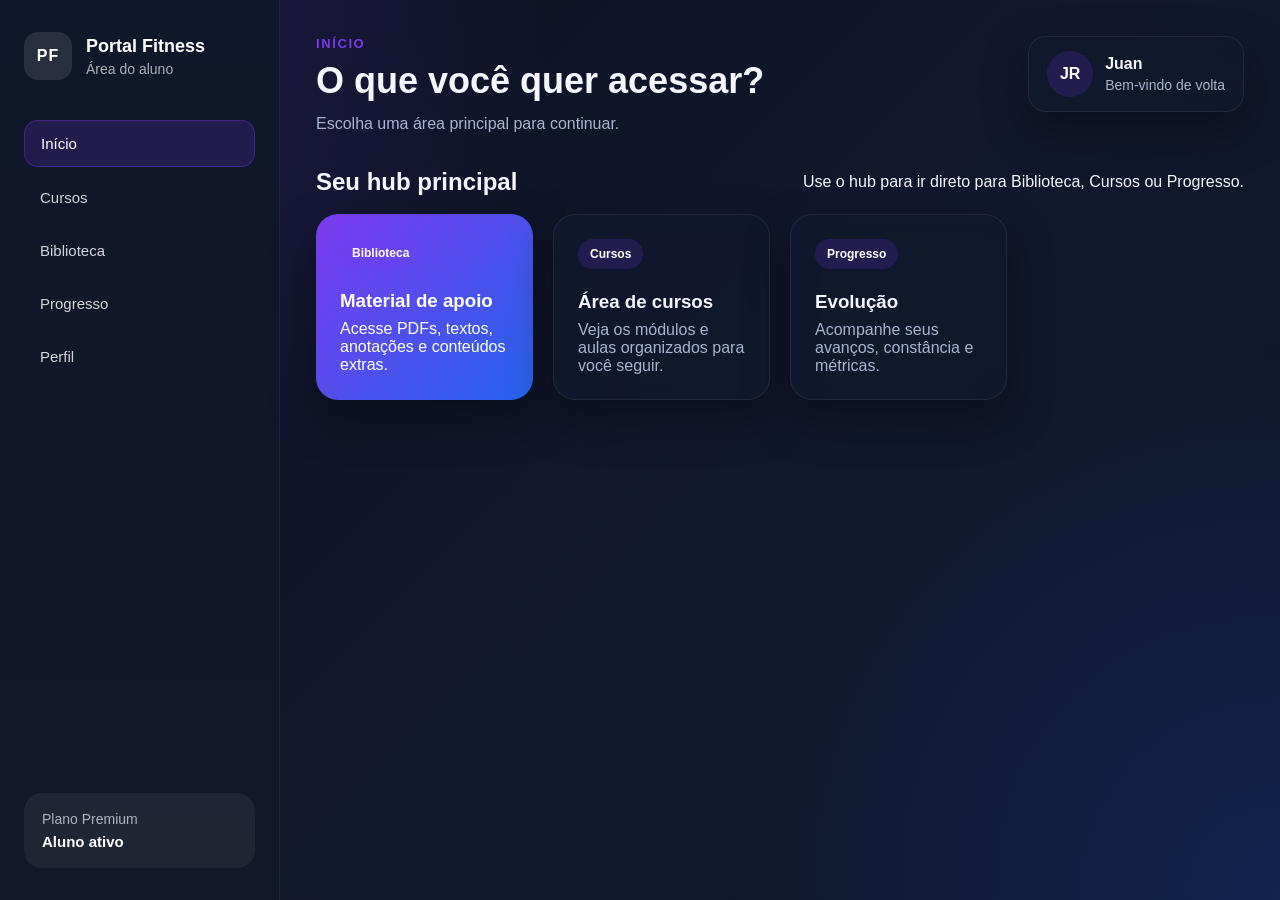
<file: index.html>
<!DOCTYPE html>
<html lang="pt-BR">
<head>
  <meta charset="UTF-8" />
  <meta name="viewport" content="width=device-width, initial-scale=1.0" />
  <title>Portal Fitness</title>
  <link rel="stylesheet" href="style.css" />
</head>
<body>
  <div class="app-shell">
    <aside class="sidebar">
      <div>
        <div class="sidebar-brand">
          <div class="brand-badge">PF</div>
          <div>
            <strong>Portal Fitness</strong>
            <p>Área do aluno</p>
          </div>
        </div>
        <nav class="sidebar-nav">
          <a href="index.html" class="active">Início</a>
          <a href="cursos.html">Cursos</a>
          <a href="biblioteca.html">Biblioteca</a>
          <a href="progresso.html">Progresso</a>
          <a href="perfil.html">Perfil</a>
        </nav>
      </div>
      <div class="sidebar-footer">
        <p>Plano Premium</p>
        <strong>Aluno ativo</strong>
      </div>
    </aside>

    <main class="main-content">
      <header class="topbar">
        <div>
          <p class="eyebrow">Início</p>
          <h1>O que você quer acessar?</h1>
          <p class="topbar-text">
            Escolha uma área principal para continuar.
          </p>
        </div>
        <div class="topbar-user">
          <div class="user-avatar">JR</div>
          <div>
            <strong>Juan</strong>
            <p>Bem-vindo de volta</p>
          </div>
        </div>
      </header>

      <section class="content-section">
        <div class="section-heading">
          <h2>Seu hub principal</h2>
          <p>Use o hub para ir direto para Biblioteca, Cursos ou Progresso.</p>
        </div>

        <div class="courses-grid">
          <a href="biblioteca.html" class="course-card biblioteca-link">
            <span class="tag">Biblioteca</span>
            <h3>Material de apoio</h3>
            <p>Acesse PDFs, textos, anotações e conteúdos extras.</p>
          </a>

          <a href="cursos.html" class="course-card">
            <span class="tag">Cursos</span>
            <h3>Área de cursos</h3>
            <p>Veja os módulos e aulas organizados para você seguir.</p>
          </a>

          <a href="progresso.html" class="course-card">
            <span class="tag">Progresso</span>
            <h3>Evolução</h3>
            <p>Acompanhe seus avanços, constância e métricas.</p>
          </a>
        </div>
      </section>
    </main>
  </div>
</body>
</html>
</file>
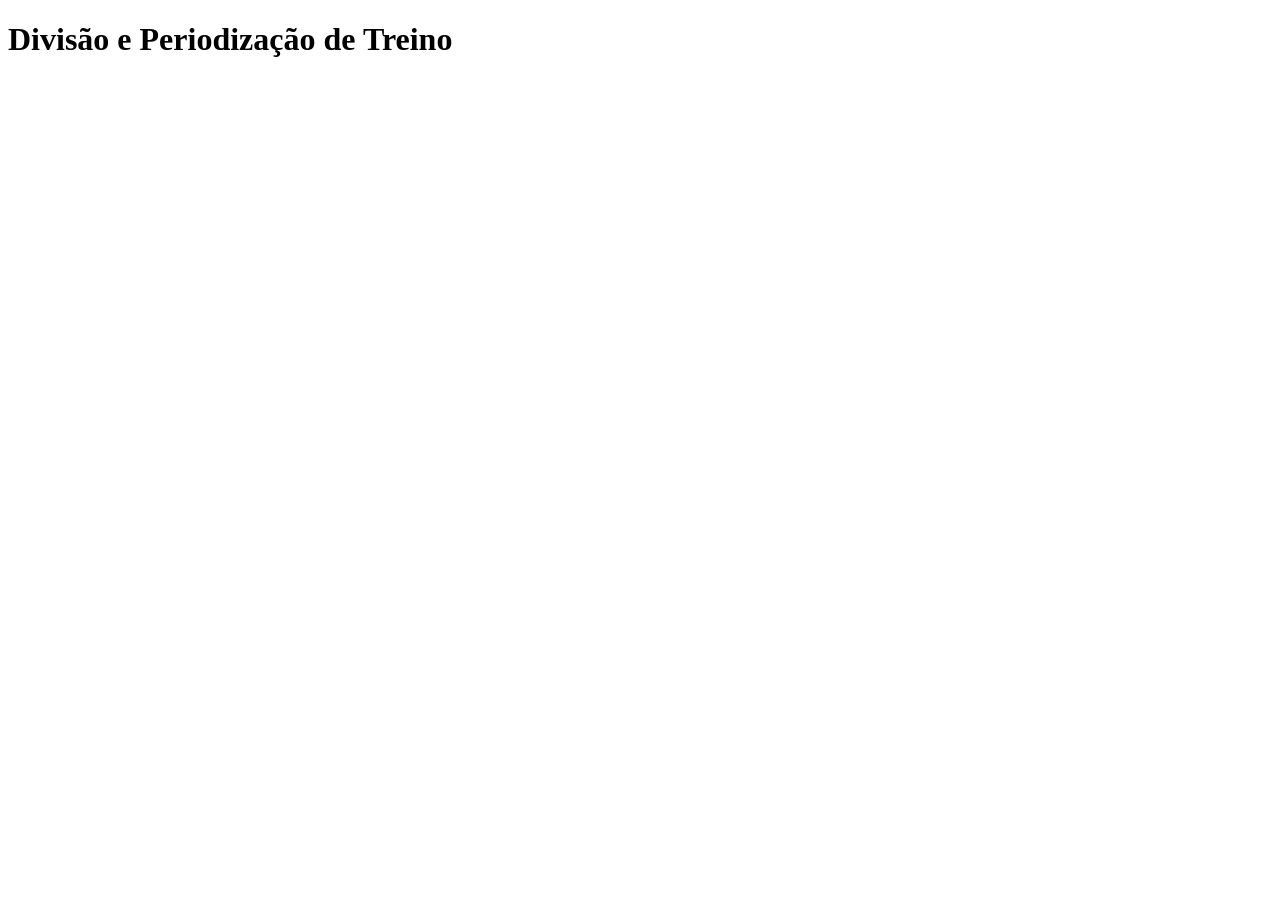
<file: conteudos/divisao-periodizacao/index.html>
<!DOCTYPE html>
<html lang="pt-BR">
<head>
  <meta charset="UTF-8">
  <meta name="viewport" content="width=device-width, initial-scale=1.0">
  <title>Divisão e Periodização</title>
</head>
<body>
  <h1>Divisão e Periodização de Treino</h1>
</body>
</html>
</file>
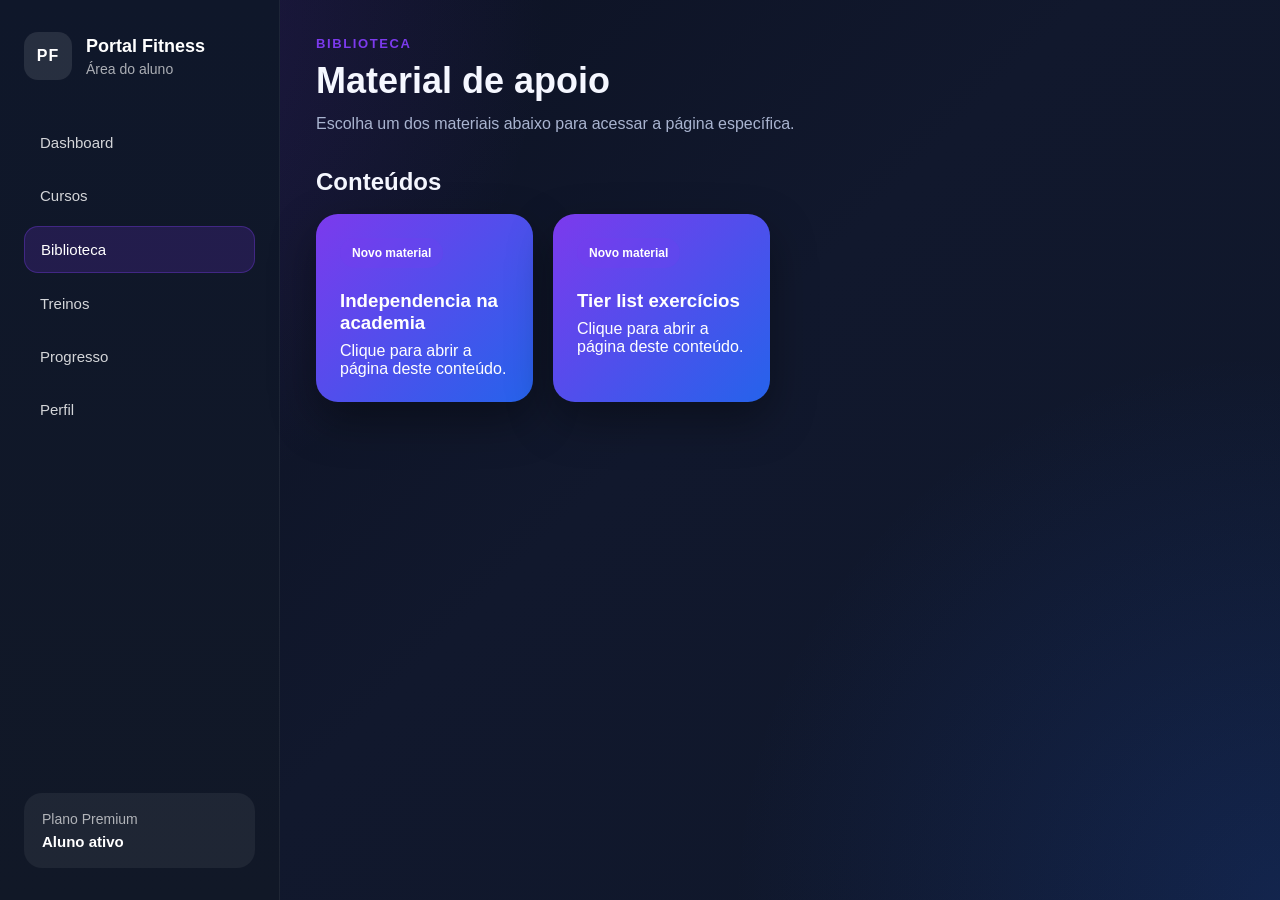
<file: biblioteca.html>
<!DOCTYPE html>
<html lang="pt-BR">
<head>
  <meta charset="UTF-8" />
  <meta name="viewport" content="width=device-width, initial-scale=1.0" />
  <title>Biblioteca | Portal Fitness</title>
  <link rel="stylesheet" href="style.css" />
</head>
<body>
  <div class="app-shell">
    <aside class="sidebar">
      <div>
        <div class="sidebar-brand">
          <div class="brand-badge">PF</div>
          <div>
            <strong>Portal Fitness</strong>
            <p>Área do aluno</p>
          </div>
        </div>

        <nav class="sidebar-nav">
          <a href="index.html">Dashboard</a>
          <a href="cursos.html">Cursos</a>
          <a href="biblioteca.html" class="active">Biblioteca</a>
          <a href="treinos.html">Treinos</a>
          <a href="progresso.html">Progresso</a>
          <a href="perfil.html">Perfil</a>
        </nav>
      </div>

      <div class="sidebar-footer">
        <p>Plano Premium</p>
        <strong>Aluno ativo</strong>
      </div>
    </aside>

    <main class="main-content">
      <header class="topbar">
        <div>
          <p class="eyebrow">Biblioteca</p>
          <h1>Material de apoio</h1>
          <p class="topbar-text">
            Escolha um dos materiais abaixo para acessar a página específica.
          </p>
        </div>
      </header>

      <section class="content-section">
        <div class="section-heading">
          <h2>Conteúdos</h2>
        </div>

        <div class="courses-grid">
          <a href="independencia-academia.html" class="course-card biblioteca-link">
            <span class="tag">Novo material</span>
            <h3>Independencia na academia</h3>
            <p>
              Clique para abrir a página deste conteúdo.
            </p>
          </a>

          <a href="tier-list-exercicios.html" class="course-card biblioteca-link">
            <span class="tag">Novo material</span>
            <h3>Tier list exercícios</h3>
            <p>
              Clique para abrir a página deste conteúdo.
            </p>
          </a>
        </div>
      </section>
    </main>
  </div>
</body>
</html>
</file>
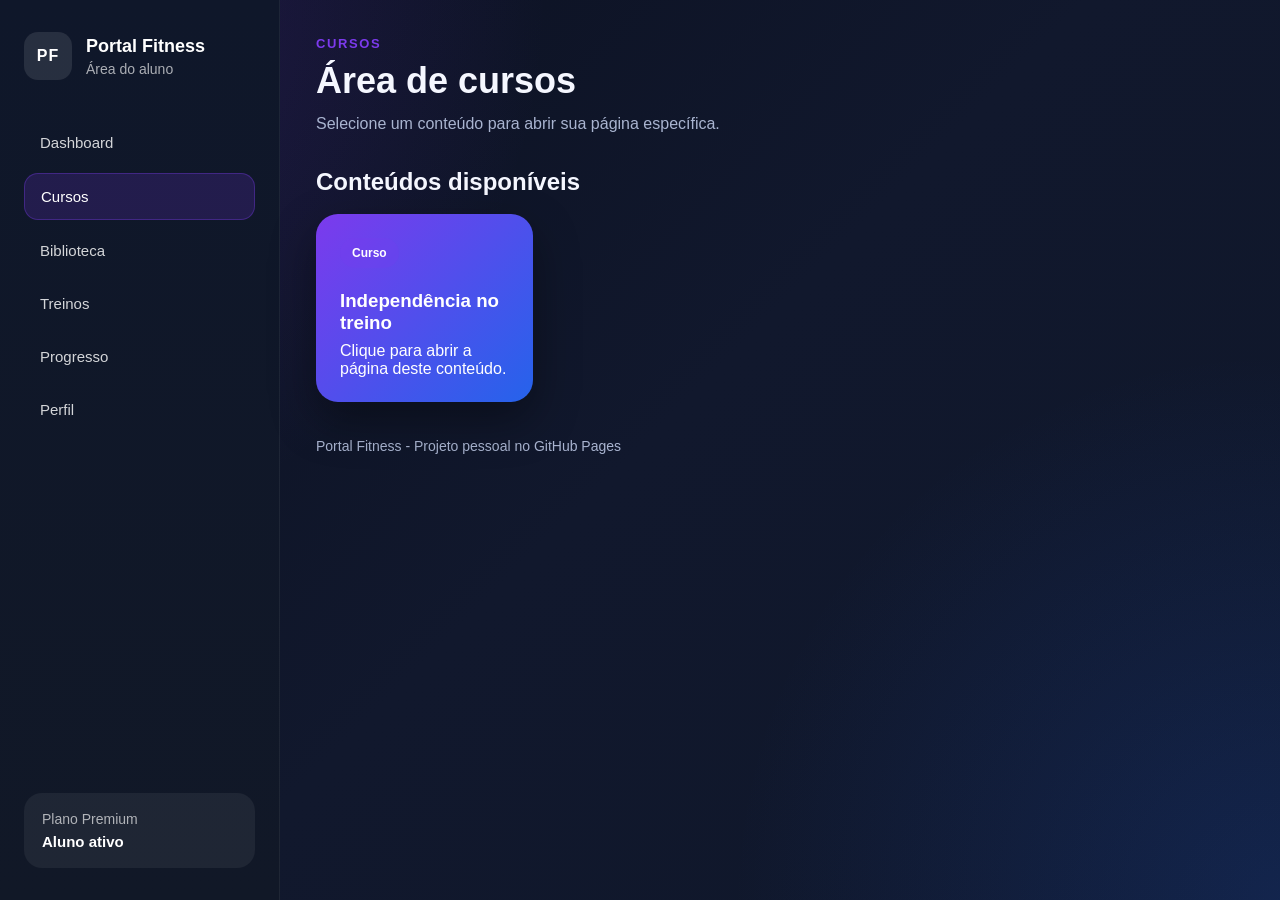
<file: cursos.html>
<!DOCTYPE html>
<html lang="pt-BR">
<head>
  <meta charset="UTF-8" />
  <meta name="viewport" content="width=device-width, initial-scale=1.0" />
  <title>Cursos | Portal Fitness</title>
  <link rel="stylesheet" href="style.css" />
</head>
<body>
  <div class="app-shell">
    <aside class="sidebar">
      <div>
        <div class="sidebar-brand">
          <div class="brand-badge">PF</div>
          <div>
            <strong>Portal Fitness</strong>
            <p>Área do aluno</p>
          </div>
        </div>

        <nav class="sidebar-nav">
          <a href="index.html">Dashboard</a>
          <a href="cursos.html" class="active">Cursos</a>
          <a href="biblioteca.html">Biblioteca</a>
          <a href="treinos.html">Treinos</a>
          <a href="progresso.html">Progresso</a>
          <a href="perfil.html">Perfil</a>
        </nav>
      </div>

      <div class="sidebar-footer">
        <p>Plano Premium</p>
        <strong>Aluno ativo</strong>
      </div>
    </aside>

    <main class="main-content">
      <header class="topbar">
        <div>
          <p class="eyebrow">Cursos</p>
          <h1>Área de cursos</h1>
          <p class="topbar-text">
            Selecione um conteúdo para abrir sua página específica.
          </p>
        </div>
      </header>

      <section class="content-section">
        <div class="section-heading">
          <h2>Conteúdos disponíveis</h2>
        </div>

        <div class="courses-grid">
          <a href="independencia-no-treino.html" class="course-card biblioteca-link">
            <span class="tag">Curso</span>
            <h3>Independência no treino</h3>
            <p>Clique para abrir a página deste conteúdo.</p>
          </a>
        </div>
      </section>

      <footer class="footer">
        <p>Portal Fitness - Projeto pessoal no GitHub Pages</p>
      </footer>
    </main>
  </div>
</body>
</html>
</file>
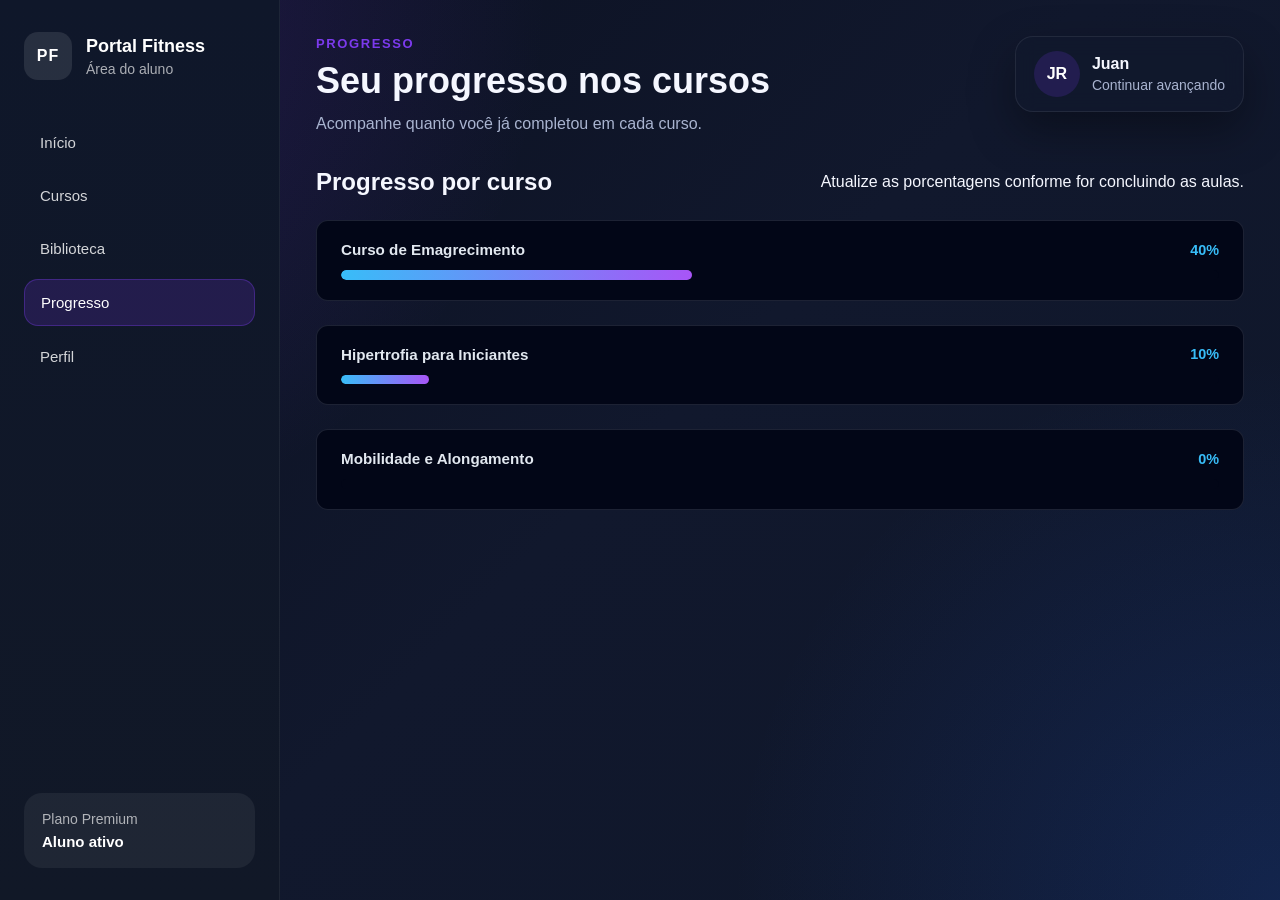
<file: progresso.html>
<!DOCTYPE html>
<html lang="pt-BR">
<head>
  <meta charset="UTF-8" />
  <meta name="viewport" content="width=device-width, initial-scale=1.0" />
  <title>Progresso - Portal Fitness</title>
  <link rel="stylesheet" href="style.css" />

  <style>
    .progress-wrapper {
      display: flex;
      flex-direction: column;
      gap: 1.5rem;
      margin-top: 1.5rem;
    }

    .course-progress-card {
      background-color: #020617;
      border-radius: 0.75rem;
      padding: 1.25rem 1.5rem;
      border: 1px solid rgba(148, 163, 184, 0.18);
      display: flex;
      flex-direction: column;
      gap: 0.75rem;
    }

    .course-progress-header {
      display: flex;
      justify-content: space-between;
      align-items: center;
      gap: 1rem;
    }

    .course-progress-title {
      font-size: 0.95rem;
      font-weight: 600;
      color: #e2e8f0;
    }

    .course-progress-percent {
      font-size: 0.9rem;
      font-weight: 600;
      color: #38bdf8;
    }

    .course-progress-bar-outer {
      width: 100%;
      height: 0.6rem;
      background-color: #020617;
      border-radius: 999px;
      overflow: hidden;
    }

    .course-progress-bar-inner {
      height: 100%;
      border-radius: 999px;
      background: linear-gradient(90deg, #38bdf8, #a855f7);
      width: 0%;
      transition: width 0.4s ease;
    }

    /* Valores iniciais das barras */
    .p-curso-1 { width: 40%; }
    .p-curso-2 { width: 10%; }
    .p-curso-3 { width: 0%; }
  </style>
</head>
<body>
  <div class="app-shell">
    <aside class="sidebar">
      <div>
        <div class="sidebar-brand">
          <div class="brand-badge">PF</div>
          <div>
            <strong>Portal Fitness</strong>
            <p>Área do aluno</p>
          </div>
        </div>
        <nav class="sidebar-nav">
          <a href="index.html">Início</a>
          <a href="cursos.html">Cursos</a>
          <a href="biblioteca.html">Biblioteca</a>
          <a href="progresso.html" class="active">Progresso</a>
          <a href="perfil.html">Perfil</a>
        </nav>
      </div>
      <div class="sidebar-footer">
        <p>Plano Premium</p>
        <strong>Aluno ativo</strong>
      </div>
    </aside>

    <main class="main-content">
      <header class="topbar">
        <div>
          <p class="eyebrow">Progresso</p>
          <h1>Seu progresso nos cursos</h1>
          <p class="topbar-text">
            Acompanhe quanto você já completou em cada curso.
          </p>
        </div>
        <div class="topbar-user">
          <div class="user-avatar">JR</div>
          <div>
            <strong>Juan</strong>
            <p>Continuar avançando</p>
          </div>
        </div>
      </header>

      <section class="content-section">
        <div class="section-heading">
          <h2>Progresso por curso</h2>
          <p>Atualize as porcentagens conforme for concluindo as aulas.</p>
        </div>

        <div class="progress-wrapper">
          <!-- Curso 1 -->
          <div class="course-progress-card">
            <div class="course-progress-header">
              <span class="course-progress-title">Curso de Emagrecimento</span>
              <span class="course-progress-percent">40%</span>
            </div>
            <div class="course-progress-bar-outer">
              <div class="course-progress-bar-inner p-curso-1"></div>
            </div>
          </div>

          <!-- Curso 2 -->
          <div class="course-progress-card">
            <div class="course-progress-header">
              <span class="course-progress-title">Hipertrofia para Iniciantes</span>
              <span class="course-progress-percent">10%</span>
            </div>
            <div class="course-progress-bar-outer">
              <div class="course-progress-bar-inner p-curso-2"></div>
            </div>
          </div>

          <!-- Curso 3 -->
          <div class="course-progress-card">
            <div class="course-progress-header">
              <span class="course-progress-title">Mobilidade e Alongamento</span>
              <span class="course-progress-percent">0%</span>
            </div>
            <div class="course-progress-bar-outer">
              <div class="course-progress-bar-inner p-curso-3"></div>
            </div>
          </div>

          <!-- Para adicionar outro curso, copie um bloco acima e troque o nome e as classes/porcentagens -->
        </div>
      </section>
    </main>
  </div>
</body>
</html>
</file>
<file: style.css>
* {
  margin: 0;
  padding: 0;
  box-sizing: border-box;
}

:root {
  --bg-primary: #0b1020;
  --bg-secondary: #11182d;
  --surface: rgba(17, 24, 45, 0.88);
  --surface-strong: rgba(24, 33, 58, 0.96);
  --text-primary: #f5f7ff;
  --text-secondary: #a9b4d0;
  --accent: #7c3aed;
  --accent-2: #2563eb;
  --border: rgba(255, 255, 255, 0.08);
  --shadow: 0 18px 45px rgba(0, 0, 0, 0.35);
  --gradient-main: linear-gradient(135deg, #7c3aed 0%, #2563eb 100%);
  --radius-lg: 24px;
}

html,
body {
  min-height: 100%;
  background: #0b1020;
}

body {
  margin: 0;
  font-family: Arial, sans-serif;
  color: var(--text-primary);
  background:
    radial-gradient(circle at top left, rgba(124, 58, 237, 0.22), transparent 35%),
    radial-gradient(circle at bottom right, rgba(37, 99, 235, 0.18), transparent 35%),
    linear-gradient(135deg, #0b1020 0%, #11182d 50%, #0f172a 100%);
  background-attachment: fixed;
}

a {
  text-decoration: none;
  color: inherit;
}

.app-shell {
  display: flex;
  min-height: 100vh;
  background: transparent;
}

.sidebar {
  width: 280px;
  background: linear-gradient(180deg, #0f172a 0%, #111827 100%);
  color: #ffffff;
  padding: 32px 24px;
  display: flex;
  flex-direction: column;
  justify-content: space-between;
  position: sticky;
  top: 0;
  height: 100vh;
  border-right: 1px solid rgba(255, 255, 255, 0.06);
}

.sidebar-brand {
  display: flex;
  align-items: center;
  gap: 14px;
  margin-bottom: 40px;
}

.brand-badge {
  width: 48px;
  height: 48px;
  border-radius: 14px;
  background: rgba(255, 255, 255, 0.1);
  display: grid;
  place-items: center;
  font-weight: 700;
  letter-spacing: 1px;
}

.sidebar-brand strong {
  display: block;
  font-size: 18px;
  margin-bottom: 4px;
}

.sidebar-brand p,
.sidebar-footer p {
  color: rgba(255, 255, 255, 0.65);
  font-size: 14px;
}

.sidebar-nav {
  display: flex;
  flex-direction: column;
  gap: 8px;
}

.sidebar-nav a {
  padding: 14px 16px;
  border-radius: 14px;
  color: rgba(255, 255, 255, 0.82);
  transition: all 0.25s ease;
  font-size: 15px;
}

.sidebar-nav a:hover,
.sidebar-nav a.active {
  background: rgba(124, 58, 237, 0.18);
  color: #ffffff;
  border: 1px solid rgba(124, 58, 237, 0.35);
}

.sidebar-footer {
  margin-top: 40px;
  padding: 18px;
  border-radius: 18px;
  background: rgba(255, 255, 255, 0.06);
}

.sidebar-footer strong {
  display: block;
  margin-top: 6px;
  font-size: 15px;
}

.main-content {
  flex: 1;
  padding: 36px;
  background: transparent;
}

.topbar {
  display: flex;
  justify-content: space-between;
  align-items: flex-start;
  gap: 24px;
  margin-bottom: 32px;
  background: transparent;
}

.eyebrow {
  font-size: 13px;
  text-transform: uppercase;
  letter-spacing: 1.6px;
  color: var(--accent);
  font-weight: 700;
  margin-bottom: 10px;
}

.topbar h1 {
  font-size: 36px;
  line-height: 1.1;
  margin-bottom: 10px;
  color: var(--text-primary);
}

.topbar-text {
  color: var(--text-secondary);
  max-width: 640px;
  line-height: 1.6;
}

.topbar-user {
  background: var(--surface);
  border: 1px solid var(--border);
  border-radius: 18px;
  padding: 14px 18px;
  display: flex;
  align-items: center;
  gap: 12px;
  box-shadow: var(--shadow);
  backdrop-filter: blur(10px);
}

.topbar-user p {
  color: var(--text-secondary);
  font-size: 14px;
  margin-top: 4px;
}

.user-avatar {
  width: 46px;
  height: 46px;
  border-radius: 50%;
  display: grid;
  place-items: center;
  background: rgba(124, 58, 237, 0.18);
  color: #ffffff;
  font-weight: 700;
}

.hero {
  background: linear-gradient(135deg, #0f172a 0%, #172033 55%, #2563eb 100%);
  border-radius: var(--radius-lg);
  padding: 36px;
  color: #ffffff;
  display: grid;
  grid-template-columns: 1.6fr 0.9fr;
  gap: 24px;
  margin-bottom: 28px;
  box-shadow: var(--shadow);
}

.hero .eyebrow {
  color: rgba(255, 255, 255, 0.72);
}

.hero-content h2 {
  font-size: 36px;
  line-height: 1.15;
  margin-bottom: 14px;
  max-width: 620px;
}

.hero-content p {
  color: rgba(255, 255, 255, 0.82);
  line-height: 1.7;
  max-width: 620px;
}

.hero-actions {
  display: flex;
  gap: 12px;
  margin-top: 28px;
  flex-wrap: wrap;
}

.btn {
  display: inline-flex;
  align-items: center;
  justify-content: center;
  padding: 14px 18px;
  border-radius: 14px;
  font-weight: 600;
  transition: all 0.25s ease;
}

.btn-primary {
  background: #ffffff;
  color: #111827;
}

.btn-primary:hover {
  transform: translateY(-2px);
}

.btn-secondary {
  background: rgba(255, 255, 255, 0.1);
  color: #ffffff;
  border: 1px solid rgba(255, 255, 255, 0.14);
}

.btn-secondary:hover {
  background: rgba(255, 255, 255, 0.16);
}

.hero-panel {
  display: flex;
  flex-direction: column;
  gap: 16px;
  justify-content: center;
}

.hero-panel-card {
  background: rgba(255, 255, 255, 0.08);
  border: 1px solid rgba(255, 255, 255, 0.08);
  border-radius: 20px;
  padding: 22px;
  backdrop-filter: blur(6px);
}

.hero-panel-card span,
.hero-panel-card small {
  display: block;
}

.hero-panel-card span {
  color: rgba(255, 255, 255, 0.7);
  margin-bottom: 10px;
}

.hero-panel-card strong {
  display: block;
  font-size: 28px;
  margin-bottom: 8px;
}

.hero-panel-card small {
  color: rgba(255, 255, 255, 0.72);
}

.stats-grid,
.courses-grid,
.dashboard-grid,
.content-section {
  background: transparent;
}

.stats-grid,
.courses-grid,
.dashboard-grid {
  display: grid;
  gap: 20px;
}

.stats-grid {
  grid-template-columns: repeat(4, minmax(0, 1fr));
  margin-bottom: 28px;
}

.stat-card,
.course-card,
.panel-card {
  background: var(--surface);
  border: 1px solid var(--border);
  border-radius: 22px;
  padding: 24px;
  box-shadow: var(--shadow);
  backdrop-filter: blur(10px);
}

.stat-card p,
.course-card p,
.list li span,
.profile-summary span {
  color: var(--text-secondary);
}

.stat-card h3,
.course-card h3,
.panel-card h2 {
  margin: 8px 0;
  color: var(--text-primary);
}

.stat-card span {
  font-size: 14px;
  color: var(--text-secondary);
}

.stat-card.highlight {
  background: var(--gradient-main);
  border: none;
  color: #ffffff;
}

.stat-card.highlight p,
.stat-card.highlight span,
.stat-card.highlight h3 {
  color: #ffffff;
}

.content-section {
  margin-bottom: 28px;
}

.section-heading {
  display: flex;
  justify-content: space-between;
  align-items: center;
  gap: 16px;
  margin-bottom: 18px;
  background: transparent;
}

.section-heading.small {
  margin-bottom: 20px;
}

.section-heading h2 {
  font-size: 24px;
  color: var(--text-primary);
}

.section-link {
  color: var(--accent);
  font-weight: 600;
}

.courses-grid {
  grid-template-columns: repeat(4, minmax(0, 1fr));
}

.course-card {
  transition: transform 0.25s ease, box-shadow 0.25s ease;
}

.course-card:hover,
.stat-card:hover,
.panel-card:hover {
  transform: translateY(-4px);
}

.tag {
  display: inline-block;
  padding: 8px 12px;
  border-radius: 999px;
  background: rgba(124, 58, 237, 0.18);
  color: #ffffff;
  font-size: 12px;
  font-weight: 700;
  margin-bottom: 14px;
}

.dashboard-grid {
  grid-template-columns: repeat(2, minmax(0, 1fr));
  margin-bottom: 28px;
}

.list {
  list-style: none;
  display: grid;
  gap: 16px;
}

.list li {
  padding-bottom: 16px;
  border-bottom: 1px solid var(--border);
}

.list li:last-child {
  padding-bottom: 0;
  border-bottom: none;
}

.list li strong,
.profile-summary strong {
  display: block;
  margin-bottom: 6px;
  color: var(--text-primary);
}

.progress-list {
  display: grid;
  gap: 18px;
}

.progress-label {
  display: flex;
  justify-content: space-between;
  margin-bottom: 8px;
  gap: 12px;
}

.progress-label span {
  color: var(--text-secondary);
}

.progress-bar {
  width: 100%;
  height: 10px;
  background: rgba(255, 255, 255, 0.08);
  border-radius: 999px;
  overflow: hidden;
}

.progress-fill {
  height: 100%;
  background: var(--gradient-main);
  border-radius: 999px;
}

.profile-summary {
  list-style: none;
  display: grid;
  gap: 14px;
}

.profile-summary li {
  display: flex;
  justify-content: space-between;
  gap: 16px;
  padding-bottom: 14px;
  border-bottom: 1px solid var(--border);
}

.profile-summary li:last-child {
  border-bottom: none;
  padding-bottom: 0;
}

.footer {
  padding: 8px 0 24px;
  background: transparent;
}

.footer p {
  color: var(--text-secondary);
  font-size: 14px;
}

.biblioteca-link {
  display: block;
  cursor: pointer;
  background: var(--gradient-main);
  color: #ffffff;
  border: none;
}

.biblioteca-link h3,
.biblioteca-link p,
.biblioteca-link .tag {
  color: #ffffff;
}

.biblioteca-link:hover {
  transform: translateY(-4px);
  box-shadow: var(--shadow);
}

@media (max-width: 1200px) {
  .stats-grid,
  .courses-grid {
    grid-template-columns: repeat(2, minmax(0, 1fr));
  }

  .hero {
    grid-template-columns: 1fr;
  }
}

@media (max-width: 900px) {
  .app-shell {
    flex-direction: column;
  }

  .sidebar {
    width: 100%;
    height: auto;
    position: relative;
    padding: 24px 20px;
  }

  .main-content {
    padding: 24px 20px;
  }

  .topbar,
  .section-heading,
  .profile-summary li {
    flex-direction: column;
    align-items: flex-start;
  }

  .dashboard-grid,
  .stats-grid,
  .courses-grid {
    grid-template-columns: 1fr;
  }
}

@media (max-width: 640px) {
  .topbar h1,
  .hero-content h2 {
    font-size: 28px;
  }

  .hero,
  .stat-card,
  .course-card,
  .panel-card,
  .topbar-user {
    padding: 20px;
  }

  .hero-actions {
    flex-direction: column;
  }

  .btn {
    width: 100%;
  }
}
</file>
